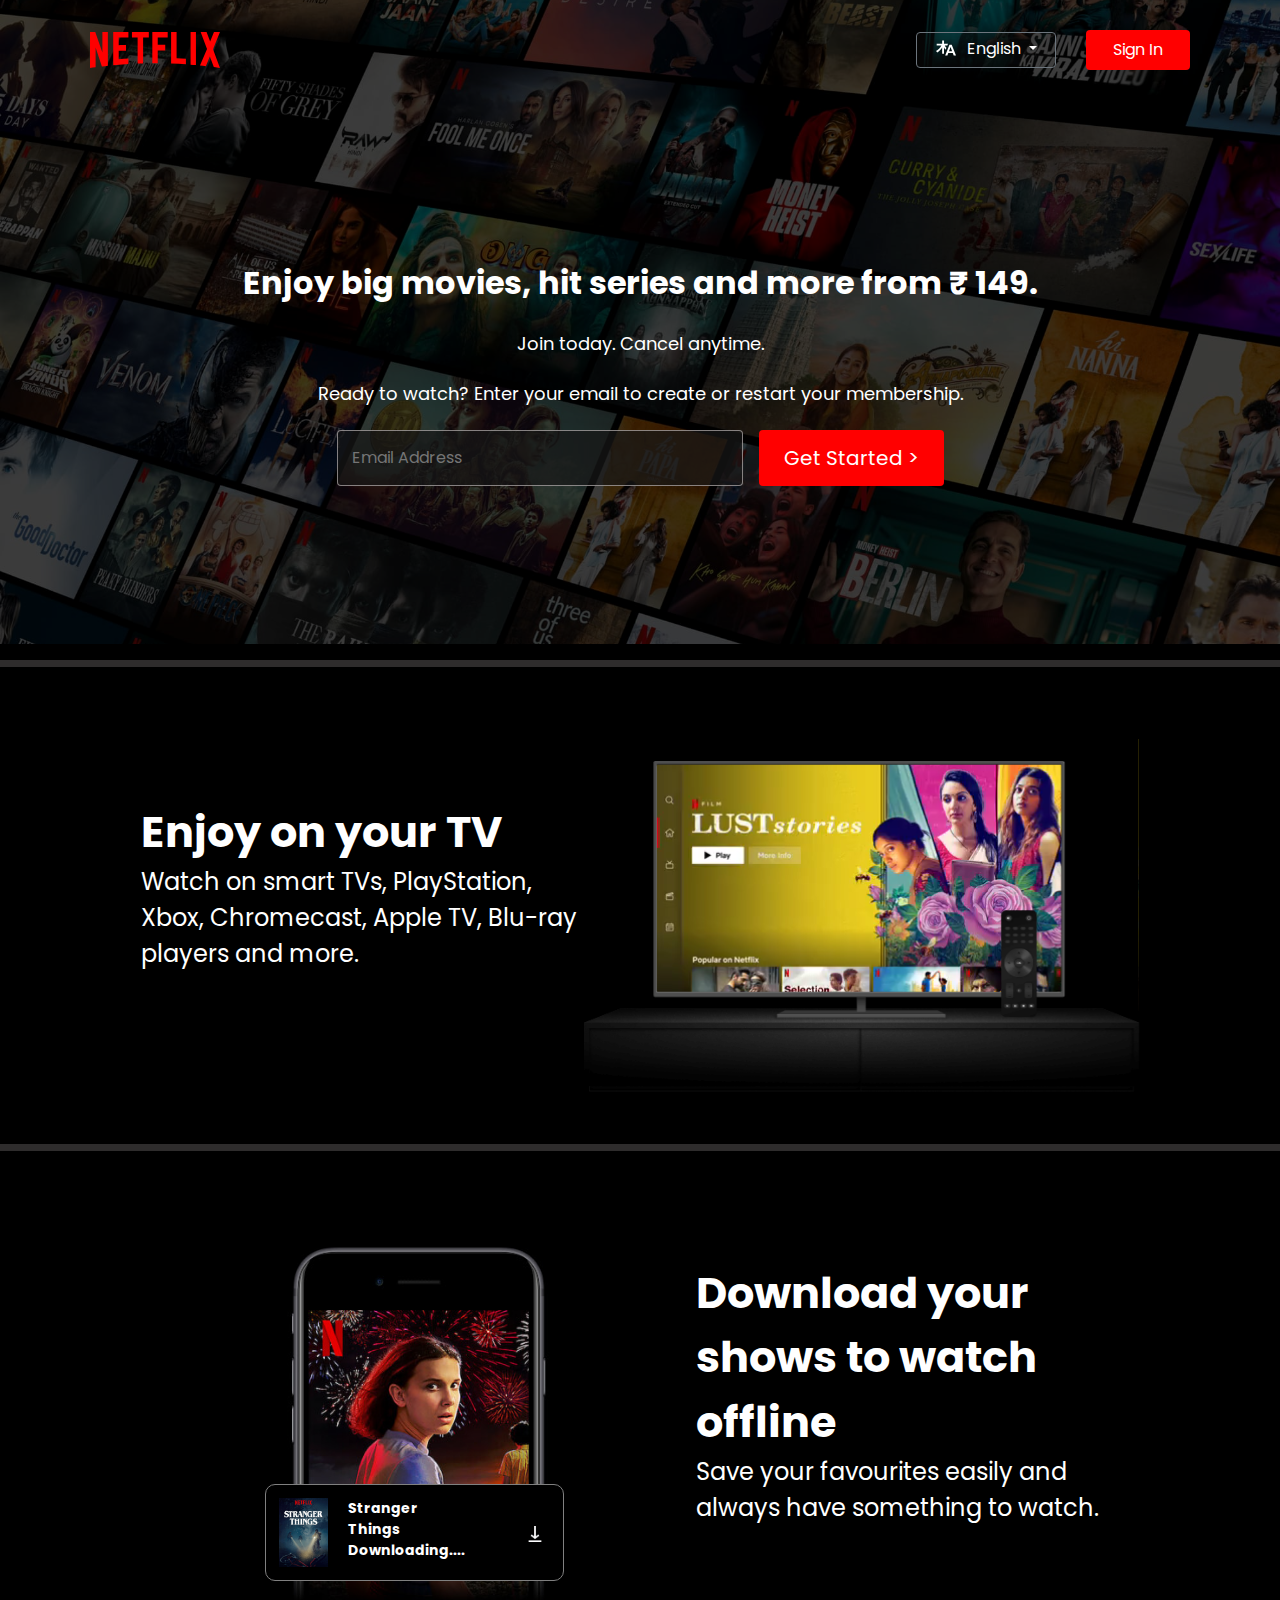
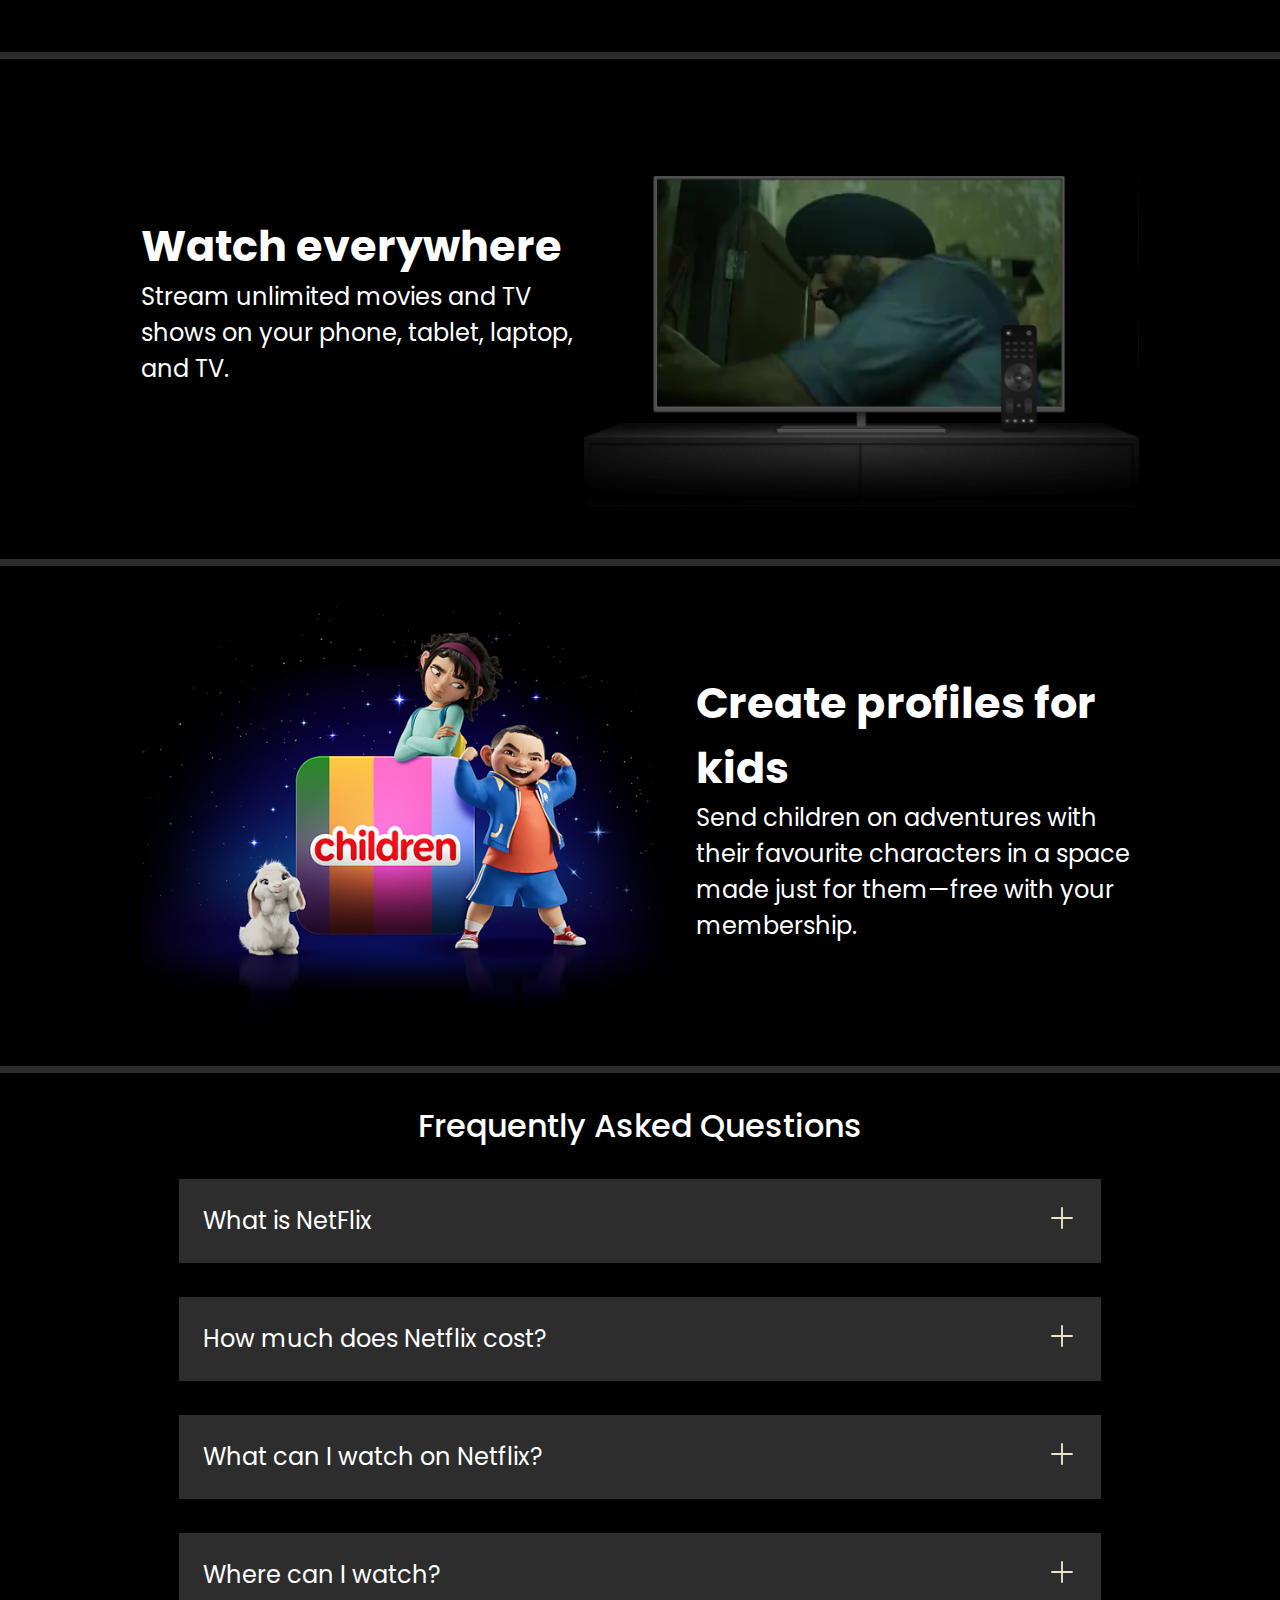
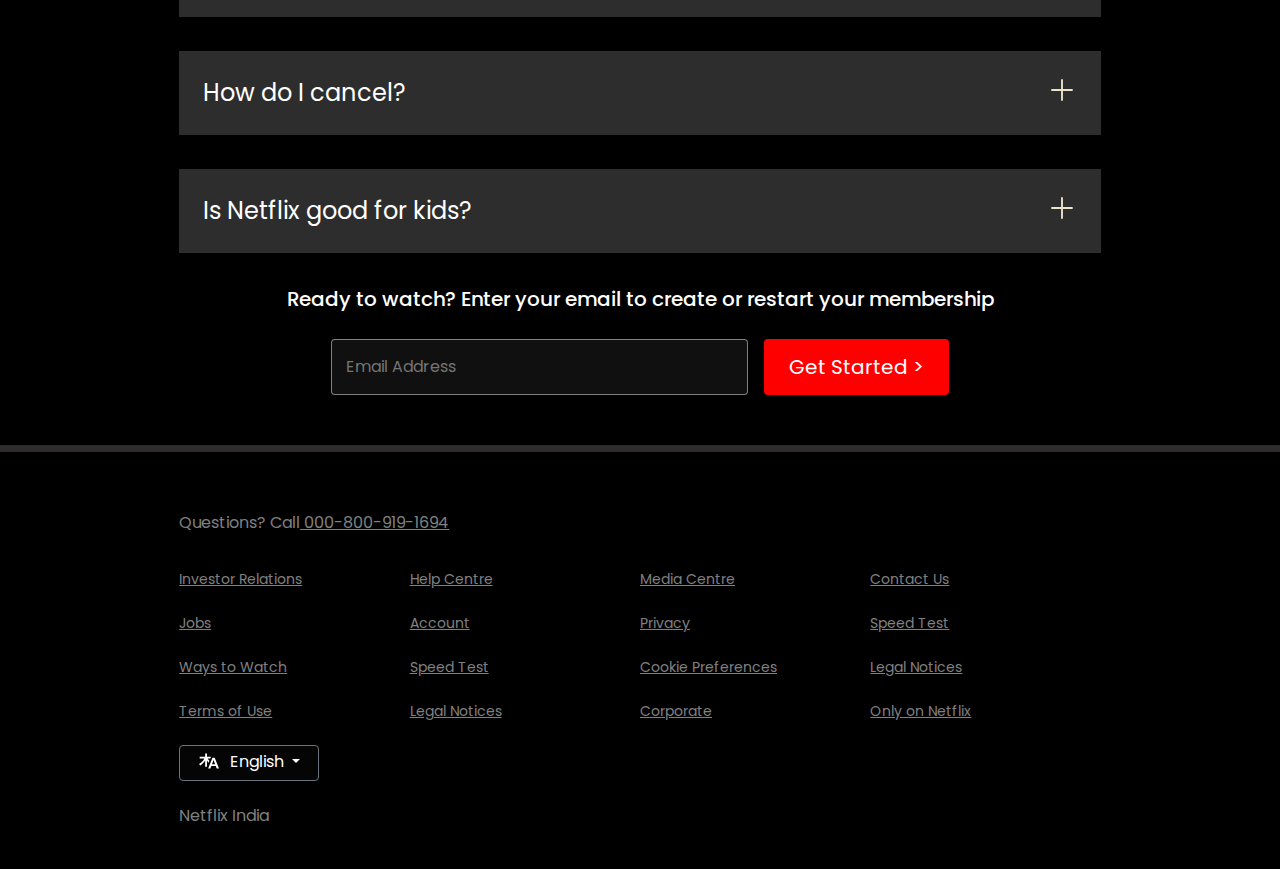
<file: index.html>
<!DOCTYPE html>
<html lang="en">

<head>
    <meta charset="UTF-8">
    <meta name="viewport" content="width=device-width, initial-scale=1.0">
    <title>Netflix India – Watch TV Shows Online, Watch Movies Online</title>
    <link href="https://cdn.jsdelivr.net/npm/bootstrap@5.0.2/dist/css/bootstrap.min.css" rel="stylesheet">
    <link rel="stylesheet" href="css/style.css">
    <link rel="stylesheet" href="css/responsive.css">
    <link rel="stylesheet" href="favicon.ico">
</head>

<body>

    <div class="main">
        <nav>
            <span><img width="53" src="images/logo.svg" alt=""></span>
            <div class="flex-btn">
                <div class="dropdown">
                    <button class="btn btn-secondary dropdown-toggle" type="button" id="dropdownMenuButton1"
                        data-bs-toggle="dropdown" aria-expanded="false">
                        <img src="images/language.svg" alt="">English
                    </button>
                    <ul class="dropdown-menu" aria-labelledby="dropdownMenuButton1">
                        <li><a class="dropdown-item selected" href="#">English</a></li>
                        <li><a class="dropdown-item" href="#">Hindi</a></li>
                    </ul>
                </div>
                <a href="signup.html">
                    <button class="btn btn-red-sm">Sign In</button>
                </a>
            </div>
        </nav>
        <div class="box">
        </div>
        <div class="hero">
            <span>Enjoy big movies, hit series and more from ₹ 149.</span>
            <span>Join today. Cancel anytime.</span>
            <span>Ready to watch? Enter your email to create or restart your membership.</span>
            <div class="hero-buttons">
                <input type="text" placeholder="Email Address">
                <button class="btn btn-red">Get Started &gt;</button>
            </div>
        </div>

        <div class="separation"></div>

    </div>

    <section class="first">
        <div>
            <span>Enjoy on your TV</span>
            <span>Watch on smart TVs, PlayStation, Xbox, Chromecast, Apple TV, Blu-ray players and more.</span>
        </div>

        <div class="secImg">
            <img src="images/tv.png" alt="">
            <video src="video/tv-video.m4v"
                autoplay loop muted></video>
        </div>
    </section>
    <div class="separation"></div>

    <section class="first second">

        <div class="secImg mobileBox ">
            <img src="images/mobile-img.jpg" alt="">
            <div class="mobsmall">
                <div class="topmobbox" style="display: flex; gap: 20px; padding: 13px;">
                    <img src="images/mobile-nner-img.jpg" alt="">
                    <p>Stranger <br> Things <br>Downloading....</p>
                    <img class="downloadbtn" src="images/download-icon.gif" alt="">
                </div>
            </div>
        </div>
        <div>
            <span>Download your shows to watch offline</span>
            <span>Save your favourites easily and always have something to watch.</span>
        </div>
    </section>

    <div class="separation"></div>
    <section class="first third">
        <div>
            <span>Watch everywhere</span>
            <span>Stream unlimited movies and TV shows on your phone, tablet, laptop, and TV.</span>
        </div>

        <div class="secImg">
            <img class="moniter" src="images/tv.png" alt="">
            <video src="video/monitors-video.m4v"
                autoplay loop muted></video>
        </div>
    </section>
    <div class="separation"></div>


    <section class="first second">

        <div class="secImg">
            <img src="images/children-img.png"
                alt="">

        </div>
        <div>
            <span>Create profiles for kids</span>
            <span>Send children on adventures with their favourite characters in a space made just for them—free with
                your membership.</span>
        </div>
    </section>

    <div class="separation"></div>

    <section class="faq">
        <h2>Frequently Asked Questions</h2>
        <div class="faqbox dropDown">
            <span>What is NetFlix</span>
            <svg width="30" height="30" viewBox="0 0 24 24" class="plusIcon" fill="white" xmlns="http://www.w3.org/2000/svg">
                <path d="M12 4V20" stroke="#141B34" stroke-width="1.5" stroke-linecap="round" stroke-linejoin="round" />
                <path d="M4 12H20" stroke="#141B34" stroke-width="1.5" stroke-linecap="round" stroke-linejoin="round" />
            </svg>
        </div>
        <div class="askedQ dropContent" id="">
            <p>Netflix is a streaming service that offers a wide variety of award-winning TV shows, movies, anime, documentaries and more – on thousands of internet-connected devices.</p>
            <p>You can watch as much as you want, whenever you want, without a single ad – all for one low monthly price. There's always something new to discover, and new TV shows and movies are added every week!</p>
        </div>
        <div class="faqbox dropDown2">
            <span>How much does Netflix cost?</span>
            <svg width="30" height="30" viewBox="0 0 24 24" class="plusIcon2" fill="white" xmlns="http://www.w3.org/2000/svg">
                <path d="M12 4V20" stroke="#141B34" stroke-width="1.5" stroke-linecap="round" stroke-linejoin="round" />
                <path d="M4 12H20" stroke="#141B34" stroke-width="1.5" stroke-linecap="round" stroke-linejoin="round" />
            </svg>
        </div>
        <div class="askedQ dropContent2">
            <p>Watch Netflix on your smartphone, tablet, Smart TV, laptop, or streaming device, all for one fixed monthly fee. Plans range from ₹149 to ₹649 a month. No extra costs, no contracts.</p>
        </div>
        <div class="faqbox dropDown3">
            <span>What can I watch on Netflix?</span>
            <svg width="30" height="30" viewBox="0 0 24 24" class="plusIcon3" fill="white" xmlns="http://www.w3.org/2000/svg">
                <path d="M12 4V20" stroke="#141B34" stroke-width="1.5" stroke-linecap="round" stroke-linejoin="round" />
                <path d="M4 12H20" stroke="#141B34" stroke-width="1.5" stroke-linecap="round" stroke-linejoin="round" />
            </svg>
        </div>
        <div class="askedQ dropContent3">
            <p>Netflix has an extensive library of feature films, documentaries, TV shows, anime, award-winning Netflix originals, and more. Watch as much as you want, anytime you want.</p>
            <p>You can watch as much as you want, whenever you want, without a single ad – all for one low monthly price. There's always something new to discover, and new TV shows and movies are added every week!</p>
        </div>
        <div class="faqbox dropDown4">
            <span>Where can I watch?</span>
            <svg width="30" height="30" viewBox="0 0 24 24" class="plusIcon4" fill="white" xmlns="http://www.w3.org/2000/svg">
                <path d="M12 4V20" stroke="#141B34" stroke-width="1.5" stroke-linecap="round" stroke-linejoin="round" />
                <path d="M4 12H20" stroke="#141B34" stroke-width="1.5" stroke-linecap="round" stroke-linejoin="round" />
            </svg>
        </div>
        <div class="askedQ dropContent4">
            <p>Watch anywhere, anytime. Sign in with your Netflix account to watch instantly on the web at netflix.com from your personal computer or on any internet-connected device that offers the Netflix app, including smart TVs, smartphones, tablets, streaming media players and game consoles.</p>
            <p>You can also download your favourite shows with the iOS, Android, or Windows 10 app. Use downloads to watch while you're on the go and without an internet connection. Take Netflix with you anywhere.</p>
        </div>
        <div class="faqbox dropDown5">
            <span>How do I cancel?</span>
            <svg width="30" height="30" viewBox="0 0 24 24" class="plusIcon5" fill="white" xmlns="http://www.w3.org/2000/svg">
                <path d="M12 4V20" stroke="#141B34" stroke-width="1.5" stroke-linecap="round" stroke-linejoin="round" />
                <path d="M4 12H20" stroke="#141B34" stroke-width="1.5" stroke-linecap="round" stroke-linejoin="round" />
            </svg>
        </div>
        <div class="askedQ dropContent5">
            <p>Netflix is flexible. There are no annoying contracts and no commitments. You can easily cancel your account online in two clicks. There are no cancellation fees – start or stop your account anytime.</p>
            <p>You can watch as much as you want, whenever you want, without a single ad – all for one low monthly price. There's always something new to discover, and new TV shows and movies are added every week!</p>
        </div>
        <div class="faqbox dropDown6">
            <span>Is Netflix good for kids?</span>
            <svg width="30" height="30" viewBox="0 0 24 24" class="plusIcon6" fill="white" xmlns="http://www.w3.org/2000/svg">
                <path d="M12 4V20" stroke="#141B34" stroke-width="1.5" stroke-linecap="round" stroke-linejoin="round" />
                <path d="M4 12H20" stroke="#141B34" stroke-width="1.5" stroke-linecap="round" stroke-linejoin="round" />
            </svg>
        </div>
        <div class="askedQ dropContent6">
            <p>The Netflix Kids experience is included in your membership to give parents control while kids enjoy family-friendly TV shows and films in their own space.</p>
            <p>Kids profiles come with PIN-protected parental controls that let you restrict the maturity rating of content kids can watch and block specific titles you don’t want kids to see.</p>
        </div>
        <div class="faqBtnftr">
            <h4>Ready to watch? Enter your email to create or restart your membership</h4>
            <div class="hero-buttons">
                <input type="text" placeholder="Email Address">
                <button class="btn btn-red">Get Started &gt;</button>
            </div>
        </div>
    </section>
    <div class="separation"></div>

    <footer>
        <div class="questions">
            Questions? Call<a href="tel:000-800-919-1694"> 000-800-919-1694</a>
        </div>
        <div class="footer">
            <div class="footer-item">
                <a href="faq">Investor Relations</a>
                <a href="faq">Jobs</a>
                <a href="faq">Ways to Watch</a>
                <a href="faq">Terms of Use</a>

                <div class="dropdown">
                    <button class="btn btn-secondary dropdown-toggle" type="button" id="dropdownMenuButton1"
                        data-bs-toggle="dropdown" aria-expanded="false">
                        <img src="images/language.svg" alt="">English
                    </button>
                    <ul class="dropdown-menu" aria-labelledby="dropdownMenuButton1">
                        <li><a class="dropdown-item selected" href="#">English</a></li>
                        <li><a class="dropdown-item" href="#">Hindi</a></li>
                    </ul>
                </div>
                <p>Netflix India</p>
            </div>

            <div class="footer-item">
                <a href="faq">Help Centre</a>
                <a href="faq">Account</a>
                <a href="faq">Speed Test</a>
                <a href="faq">Legal Notices</a>
            </div>
            <div class="footer-item">
                <a href="faq">Media Centre</a>
                <a href="faq">Privacy</a>
                <a href="faq">Cookie Preferences</a>
                <a href="faq">Corporate</a>
            </div>

            <div class="footer-item">
                <a href="faq">Contact Us</a>
                <a href="faq">Speed Test</a>
                <a href="faq">Legal Notices</a>
                <a href="faq">Only on Netflix</a>
            </div>
        </div>
    </footer>
    <script src="https://cdn.jsdelivr.net/npm/bootstrap@5.0.2/dist/js/bootstrap.bundle.min.js"></script>
    <script src="js/script.js"></script>
</body>

</html>
</file>
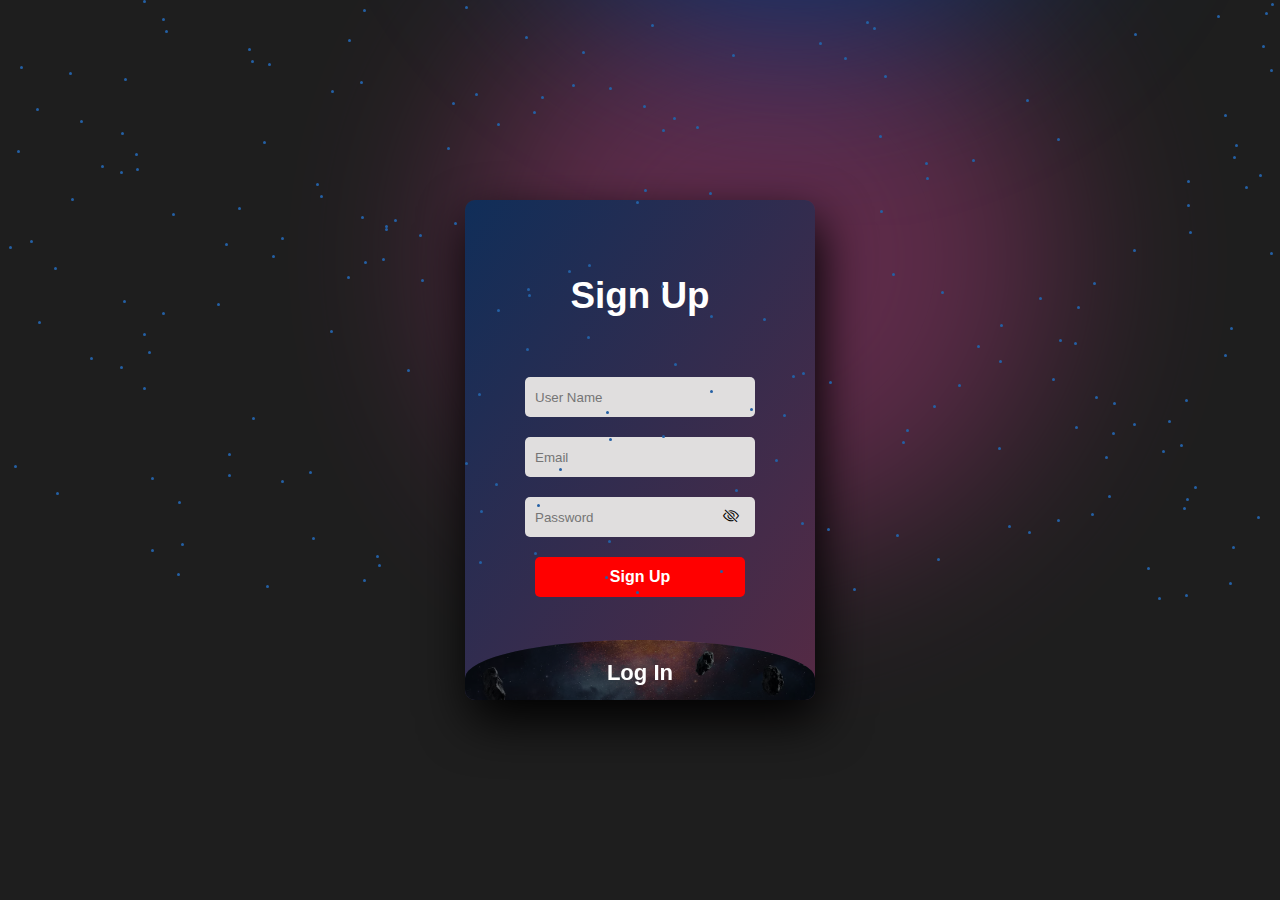
<file: signup.html>
<!DOCTYPE html>
<html lang="en">

<head>
    <meta charset="UTF-8">
    <meta name="viewport" content="width=device-width, initial-scale=1.0">
    <title>Netflix Signup/Login</title>
    <link rel="stylesheet" href="https://cdn.jsdelivr.net/npm/bootstrap-icons@1.11.3/font/bootstrap-icons.min.css">
    <link rel="stylesheet" href="css/signup.css">
    <link rel="stylesheet" href="favicon.ico">
    <style>
        
        
    </style>
</head>

<body>
    <div class="backgroundimg">
        <img src="images/hero-glow.svg" alt="Glowing universe" class="js-warp-hide position-absolute overflow-hidden events-none" style="">
    </div>
    <div class="dot-background">
        <!-- Dots will be dynamically created using JavaScript -->
    </div>

    <div class="main">
        <input type="checkbox" id="chk" aria-hidden="true">
        <div class="signup">
            <form action="#" class="signupForm" method="post">
                <label for="chk" aria-hidden="true">Sign Up</label>
                <span id="message"></span>
                <input type="text" id="name" name="name" placeholder="User Name" required="">
                <input type="email" id="signupEmail" name="email" placeholder="Email" required="">
                <div class="password-container">
                    <input type="password" id="password" placeholder="Password" required="">
                    <span id="message"></span>
                    <i id="closedeye" class="bi bi-eye-slash toggle-password"></i>
                </div>
                <button id="signup" type="submit">Sign Up</button>
            </form>
        </div>
        <div class="loginn">
            <form action="#">
                <label for="chk" aria-hidden="true">Log In</label>
                <input type="email" id="email" name="email" placeholder="Email" required="">
                <span id="loginMessage"></span>
                <div class="password-container">
                    <input type="password" id="password2" placeholder="Password" required="">
                    <span id="passwordMsg"></span>
                    <i id="closedEye2" class="bi bi-eye-slash toggle-password"></i>
                </div>
                <button id="logIn" type="submit">Log In</button>
                <div class="socailicon">
                    <ul>
                        <li><a href="#"><i class="bi bi-facebook"></i></a></li>
                        <li><a href="https://www.linkedin.com/in/sohail-raja-1620ba1a6/" target="_blank"><i class="bi bi-linkedin"></i></a></li>
                        <li><a href="#"><i class="bi bi-google"></i></a></li>                        
                    </ul>
                </div>
            </form>
        </div>
    </div>

    <script src="js/signup.js"></script>
    <script>
        document.addEventListener('DOMContentLoaded', function () {
            const dotContainer = document.querySelector('.dot-background');

            // Function to create a dot element
            function createDot() {
                const dot = document.createElement('div');
                dot.classList.add('dot');
                dotContainer.appendChild(dot);

                // Set a random position for the dot to appear initially
                const randomLeft = Math.random() * 100;
                dot.style.left = `${randomLeft}%`;

                // Set a random delay for the dot to start rising
                const randomDelay = Math.random() * 3;
                dot.style.animationDelay = `-${randomDelay}s`;
            }

            for (let i = 0; i < 200; i++) {
                createDot();
            }
        });
    </script>
</body>

</html>
</file>
<file: css/style.css>
@import url('https://fonts.googleapis.com/css2?family=Martel+Sans:wght@600&family=Poppins:wght@300;400;700&display=swap');

* {
    padding: 0;
    margin: 0;
    font-family: 'Poppins', sans-serif;
}


body {
    background-color: black;
}

.main {
    background-image: url("../images/bannerImage.jpg");
    background-position: center center;
    background-size: max(1200px, 100vw);
    background-repeat: no-repeat;
    height: 644px;
    position: relative;
}

.main .box {
    height: 644px;
    width: 100%;
    opacity: 0.69;
    position: absolute;
    top: 0;
    background-color: black;
}

nav {
    max-width: 60vw;
    justify-content: space-between;
    margin: auto;
    display: flex;
    align-items: center;
    height: 100px;
}

nav img {
    color: red;
    width: 130px;
    position: relative;
    z-index: 10;
}

nav button {
    position: relative;
    z-index: 10;
}

.hero {
    font-family: 'Martel Sans', sans-serif;
    height: calc(100% - 100px);
    display: flex;
    align-items: center;
    justify-content: center;
    flex-direction: column;
    color: white;
    position: relative;
    gap: 23px;
    padding: 0 30px;
}

.hero> :nth-child(1) {
    font-family: 'Poppins', sans-serif;
    font-weight: bolder;
    font-size: 48px;
    text-align: center;
}

.hero> :nth-child(2) {
    font-weight: 400;
    font-size: 24px;
    text-align: center;
}

.hero> :nth-child(3) {
    font-weight: 400;
    font-size: 20px;
    text-align: center;
}

.separation {
    height: 7px;
    background-color: rgb(46, 44, 44);
    position: relative;
    z-index: 20;
}

.flex-btn {
    display: flex;
    gap: 30px;
    align-items: center;
}

.btn {
    padding: 7px 26px;
    font-weight: 400;
    color: white;
    background-color: rgba(248, 243, 243, 0.021);
    border-radius: 4px;
    /* border: 1px solid white; */
    cursor: pointer;
}

.btn-red {
    background-color: red;
    color: white;
    padding: 3px 24px;
    font-size: 20px;
    border-radius: 4px;
    font-weight: 400;
}

.btn-red-sm {
    background-color: red;
    color: white;
    text-wrap: nowrap;
}

.hero-buttons {
    display: flex;
    /* align-items: center; */
    justify-content: center;
    gap: 16px;
}

.main input {
    padding: 15px 74px 15px 14px;
    color: white;
    font-size: 16px;
    border-radius: 4px;
    background-color: rgba(23, 23, 23, 0.7);
    border: 1px solid rgba(246, 238, 238, 0.5);
}

.first {
    display: flex;
    justify-content: center;
    max-width: 78vw;
    margin: auto;
    color: white;
    justify-content: center;
    align-items: center;
}



.secImg {
    position: relative;
}

.secImg img {
    width: 555px;
    position: relative;
    z-index: 10;
}

.secImg video {
    position: absolute;
    top: 95px;
    right: 0;
    width: 555px;
}

section.first>div {
    display: flex;
    flex-direction: column;
    padding: 34px 0;
}

section.first>div :nth-child(1) {
    font-size: 43px;
    font-weight: bolder;
}


section.first>div :nth-child(2) {
    font-size: 24px;

}


.faq h2 {
    text-align: center;
    font-size: 48px;
}

.faq {
    background: black;
    color: white;
    padding: 34px;
}

.faqbox:hover {
    background-color: #414141;
    color: white;
}

.faqbox svg {
    filter: invert(1);
}

.faqbox {
    transition: all 1s ease-out;
    font-size: 24px;
    display: flex;
    justify-content: space-between;
    background-color: #2d2d2d;
    padding: 24px;
    max-width: 72vw;
    margin-top: 34px;
    margin-right: auto;
    margin-bottom: 34px;
    margin-left: auto;
    cursor: pointer;
}

footer {
    color: white;
    max-width: 70vw;
    margin: auto;
    padding: 60px;
}

footer .questions {
    padding: 34px 0;
    color: gray;
}

footer .questions a{
    color: gray;
}
.footer {
    display: grid;
    grid-template-columns: 1fr 1fr 1fr 1fr;
    color: white;
}

.mobsmall img{
    width: 18%;
}

.mobsmall {
    border: 1px solid gray;
    display: block;
    width: 52%;
    border-radius: 10px;
}
.mobsmall .topmobbox p{
    font-size: 14px !important;
    margin-bottom: 0;
}
.mobsmall .topmobbox .downloadbtn {
    height: 40px;
    width: 40px;
    margin-top: 16px;
    margin-left: 30px;
}
.mobileBox{
    position: relative;
}

.mobsmall {
    position: absolute;
    bottom: 55px;
    left: 133px;
    z-index: 11;
    background-color: black;
}

.askedQ{
    max-width: 72vw;
    margin-top: -33px;
    margin-right: auto;
    margin-bottom: 10px;
    margin-left: auto;
    background-color: #2d2d2d;
    display: none;
}

.crossicon{
    display: none;
}
.askedQ p {
    padding: 15px;
    margin-bottom: 0;

}
@media screen and (max-width: 1300px) {

    nav {
        max-width: 77vw;
    }
    .secImg video {
        width: 483px;
    }

    .hero> :nth-child(1) {
        font-size: 56px;
    }

    .hero> :nth-child(2) {
        font-size: 18px;
    }

    .hero> :nth-child(3) {
        font-size: 18px;
    }

    .hero-buttons {
        display: flex;
        /* flex-direction: column; */
        /* align-items: center; */
        justify-content: center;
        flex-wrap: wrap;
        gap: 16px;
    }

    .faq h2 {
        text-align: center;
        font-size: 32px;
    }

    footer {
        max-width: 72vw;
        padding: 25px 0;
    }
}
@media screen and (max-width: 1024px){
    .first {
        flex-wrap: wrap;
    }
}

@media screen and (max-width: 768px) {
    .footer {
        display: flex;
        gap: 25px;
        justify-content: space-between;
        flex-wrap: wrap;
    }
    
}

@media (max-width: 641px) {
    .hero-buttons {
        display: flex;
        flex-direction: column;
        align-items: center;
        justify-content: center;
        gap: 16px;
    }
    .footer{
        display: flex;
        flex-wrap: wrap;
    }
    
}

@media (max-width:480px) {
    nav {
        max-width: 60vw;
        justify-content: space-between;
        margin: auto;
        display: flex;
        align-items: center;
        height: 100px;
        flex-wrap: wrap;
        justify-content: center;
        padding-top: 20px;
        gap: 20px;
    }
    .hero> :nth-child(1) {
        font-size: 30px;
    }
    section.first>div :nth-child(1) {
        font-size: 32px;
        font-weight: bolder;
    }
    .faq h2{
        font-size: 29px;
    }
    .faqbox span{
        font-size: 18px;
    }
}

@media (max-width:320px) {
    .secImg video {
        width: 310px;
    }
    .secImg img {
        width: 350px;
    }
}

.footer a {
    font-size: 14px;
    color: gray;
}

.footer-item {
    display: flex;
    flex-direction: column;
    gap: 23px;
}

.faqBtnftr h4 {
    text-align: center;
    padding-bottom: 20px;
    font-size: 1.25rem;
}

.faqBtnftr .hero-buttons input {
    padding: 15px 230px 15px 14px;
    color: white;
    font-size: 16px;
    border-radius: 4px;
    background-color: rgba(23, 23, 23, 0.7);
    border: 1px solid rgba(246, 238, 238, 0.5);
}

.dropdown button img {
    width: 22px;
    padding: 0px 1px 5px;
    margin-right: 10px;
}

.dropdown button {
    padding: 4px 18px 4px 18px;
    font-weight: 400;
    color: white;
    background-color: rgba(248, 243, 243, 0.021);
    border-radius: 4px;
    /* border: 1px solid white; */
    cursor: pointer
}
.dropdown-menu{
    min-width: 9rem;
}

.dropdown button:hover{
    color: white;
    background-color: rgba(248, 243, 243, 0.021);
}
.dropdown-item{
    background-color: rgba(248, 243, 243, 0.021);
}


/* -------------Log in form------------- */
.loginmain{
    background-image: url("assets/images/loginbanner.jpg");
    background-position: center center;
    background-size: max(1200px, 100vw);
    background-repeat: repeat;
    height: 940px;
    position: relative;
}
.loginmain .loginbox{
    height: 940px;
    width: 100%;
    opacity: 0.69;
    position: absolute;
    top: 0;
    background-color: black;
}
.footer-item p{
    color: gray;
}

.btn:hover{
    color: #fff;
}

.logInCard {
    width: 42vw;
    margin: 0 auto;
    background-color: #00000080;
    border-radius: 6px;
}
.cardhdng{
    color: white;
    z-index: 10;
    position: relative;
    padding: 45px;
}
.cardhdng {
    color: white;
    z-index: 10;
    position: relative;
    padding: 45px 80px;
}
.loginForm{
    position: relative;
    padding: 0 80px;
}
.loginForm input{
    background-color: #333333;
    padding: 15px;
    margin-bottom: 25px;
}
.form-control:focus {
     /* color: #212529; */
    background-color: #333333;
    border-color: gray;
    outline: 0;
    box-shadow: none;
    transition: .2s ease-in;
}
.form-control:focus::placeholder{
    transform: translate(0 -50px);
    font-size: 12px;
}
.loginForm .pass{
    position: relative;
}
.loginForm .pass .eyeIcon {
    position: absolute;
    top: 12px;
    right: 25px;
}

.loginForm .pass .eyeIcon i{
    font-size: 20px;
    color: gray;
}
.loginForm .signButton{
    text-align: center;
}
.loginForm .signButton Button{
    padding: 10px 160px;
}
.loginForm .checkbtn .form-check-input{
    padding: 8px;
}
.loginForm .helpbox{
    display: flex;
    justify-content: space-between;
    margin-top: 20px;
}
.loginForm .helpbox .helpbtn a{
    color: gray;
    font-size: 14px;
    text-decoration: none;
}
.loginForm .helpbox .checkbtn label {
    color: gray;
    font-size: 14px;
    font-weight: normal;
}
.loginForm .signupbox{
    display: flex;
    gap: 5px;
}

.loginForm .signupbox p{
    color: gray;
}
.loginForm .signupbox a{
    text-decoration: none;
    color: #fff;
    font-size: 17px;
}
.logInCard .parabox{
    padding: 20px 80px;
    color: gray;
    z-index: 10;
    position: relative;
}

.logingftr{
    background-color: #00000080;
    margin-top: 3rem;
}
.logingftr .ftrhdng{
    color: gray;
    z-index: 10;
    position: relative;
    padding: 20px;
}
.logingftr .ftrhdng a{
    color: gray;
    text-decoration: none;
}
.logingftr .ftrcntnt{
    z-index: 10;
    position: relative;
}
.logingftr .ftrcntnt ul li{
    padding-bottom: 1rem;
    list-style: none;
}
.logingftr .ftrcntnt ul{
    padding-left: 20px;
}
.logingftr .ftrcntnt ul li a{
    font-size: 14px;
    color: gray;
    text-decoration: none;
    transition: .3s ease-in;
}
.logingftr .ftrcntnt ul li a:hover{
    text-decoration: underline;
}
.logingftr .dropdown{
    padding-left: 20px;
}
</file>
<file: css/responsive.css>
@media (max-width: 1024px) {
  .loginForm .signButton Button {
    padding: 10px 180px;
  }
  .logingftr .dropdown {
    padding-bottom: 15px;
  }
  .logInCard {
    width: 57vw;
    margin: 0 auto;
    background-color: #00000080;
    border-radius: 6px;
  }
  .logingftr .ftrcntnt ul li a {
    text-wrap: nowrap;
  }
}
@media (max-width: 912px) {
  .loginForm .signButton Button {
    padding: 10px 152px;
  }
  .logingftr {
    background-color: #00000080;
    margin-top: 3rem;
    height: 100%;
  }
}

@media (max-width: 600px) {
  .loginmain {
    height: 1158px;
  }
  .loginmain .loginbox {
    height: 1158px;
  }
  .cardhdng {
    color: white;
    z-index: 10;
    position: relative;
    padding: 45px 30px;
  }
  .loginForm {
    padding: 0 30px;
  }
  .logInCard .parabox {
    padding: 20px 30px;
  }
  .loginForm .signButton Button {
    padding: 10px 110px;
  }
}

@media (max-width: 500px) {
  .mobsmall {
    left: 80px !important;
    width: 65% !important;
  }
  nav {
    max-width: 60vw;
    justify-content: center;
    margin: auto;
    display: flex;
    align-items: center;
    height: 100px;
    flex-wrap: wrap;
    text-align: center;
  }
  .hero > :nth-child(1) {
    font-size: 38px;
  }
  .secImg video {
    width: 420px;
  }
  .secImg img {
    width: 450px;
    position: relative;
    z-index: 10;
  }
  .mobsmall .topmobbox img {
    height: 71px;
  }
}

@media (min-width: 375px) {
  .hero > :nth-child(1) {
    font-size: 32px;
  }
  .separation{
    margin-top: 16px;
  }
}


@media (max-width: 480px) {
  .logInCard {
    width: 70vw;
  }
  nav {
    max-width: 60vw;
    justify-content: space-between;
    margin: auto;
    display: flex;
    align-items: center;
    height: 78px;
    flex-wrap: wrap;
    justify-content: center;
    padding-top: 5px;
    gap: 20px;
  }
  .parabox p {
    font-size: 14px;
  }
  .secImg img {
    /* width: 466px; */
    width: 100%;
    height: 320px;
    object-fit: cover;
  }
  .secImg video {
    position: absolute;
    top: 90px;
    right: 0;
    width: 555px;
    width: 100%;
    width: 100% !important;
    height: 198px;
  }
  .mobsmall {
    position: absolute;
    bottom: 55px;
    left: 42px;
    z-index: 11;
    background-color: black;
    width: 77%;
  }
  .mobsmall .topmobbox img {
    width: 100%;
    height: 65px;
  }
  .faqBtnftr .hero-buttons input {
    padding: 15px 141px 15px 14px;
  }
  /* .secImg img{
        width: 480px;
    } */
}

@media (max-width: 320px) {
  .logInCard {
    /* width: 70vw; */
    width: 100%;
  }
  .loginForm .signButton Button {
    padding: 10px 90px;
  }
  .mobsmall {
    display: none;
  }
  .faqBtnftr .hero-buttons input {
    padding: 15px 40px 15px 14px;
  }
  .hero > :nth-child(1) {
    font-size: 20px;
  }
  .hero > :nth-child(2) {
    font-size: 15px;
  }
  .hero > :nth-child(3) {
    font-size: 14px;
  }
  section.first > div :nth-child(1) {
    font-size: 28px;
    font-weight: bolder;
  }
  section.first > div :nth-child(2) {
    font-size: 17px;
  }
  section.first > div :nth-child(1) {
    font-size: 25px;
    font-weight: bolder;
  }
  .faqbox {
    padding: 10px;
  }
  .faqbox span {
    font-size: 14px;
  }
  .faqBtnftr h4 {
    text-align: center;
    padding-bottom: 20px;
    font-size: 16px;
  }
}

@media (max-width: 280px) {
  .loginForm .signButton Button {
    padding: 10px 82px;
  }
  .loginForm {
    padding: 0 18px;
  }
  .loginForm .signupbox p {
    color: gray;
    font-size: 14px;
  }
  .loginForm .signupbox a {
    text-decoration: none;
    color: #fff;
    font-size: 14px;
  }
  .loginForm {
    padding: 0 18px;
  }
  .faqBtnftr .hero-buttons input {
    padding: 15px 16px 15px 14px;
  }
  .flex-btn {
    display: flex;
    gap: 10px;
    align-items: center;
  }
  .main input {
    padding: 15px 30px 15px 14px;
  }
  .askedQ p {
    font-size: 12px;
  }
  .faq h2 {
    font-size: 22px;
  }
  nav {
    padding-top: 25px;
  }
  .separation {
    margin-top: 20px;
  }
}
@media (min-width: 375px) {
  .faqBtnftr .hero-buttons input {
    padding: 15px 100px 15px 14px;
  }
  .mobsmall {
    left: 5px;
    width: 97%;
  }
}

@media (min-width: 360px) {
  .faqBtnftr .hero-buttons input {
    padding: 15px 85px 15px 14px;
  }
  .mobsmall {
    left: 7px;
    width: 102%;
  }
}

@media (min-width: 768px) {
  .mobsmall {
    left: 100px;
    width: 62%;
  }
}

@media (min-width: 540px) {
  .mobsmall {
    left: 124px;
    width: 54%;
  }
  nav {
    max-width: 86vw;
  }
}
</file>
<file: css/signup.css>
:root {
  --orangecolor: #e25c24;
  --lightgreen: #89aa3e;
  --lightblue: #3796c3;
  --blackcolor: #302e2f;
  --lato-font: "Lato", sans-serif;
}
body {
  font-family: 'Arial', sans-serif;
  margin: 0;
  padding: 0;
  display: flex;
  align-items: center;
  justify-content: center;
  height: 100vh;
  overflow: hidden;
  background: #1e1e1e; /* Dark background color */
}
.js-warp-hide{
  top: 0; left: 0; width: 200%; transform: translate(-50%, -50%); z-index: -1; position:
absolute; background-position: center;
}
body {
  /* background: url(/images/universe\ star.jpg); */
  background-position: center;
  background-repeat: repeat;
  /* height: 500px; */
}
.main {
  width: 350px;
  height: 500px;
  overflow: hidden;
  /* background: url(../images/universe\ star.jpg) no-repeat center / cover; */
  border-radius: 10px;
  box-shadow: 5px 20px 50px #000;
  margin: 20px auto;
  background: linear-gradient(to bottom right, #102e59, #562a44);
}
#chk {
  display: none;
}
.signup {
  position: relative;
  width: 100%;
  height: 100%;
}
label {
  color: #fff;
  font-size: 2.3em;
  display: flex;
  justify-content: center;
  margin: 60px;
  font-weight: bold;
  cursor: pointer;
  transition: 0.5s ease-in-out;
  padding-top: 15px;
}
input {
  width: 60%;
  height: 20px;
  background: #e0dede;
  justify-content: center;
  display: flex;
  margin: 20px auto;
  padding: 10px;
  border: none;
  outline: none;
  border-radius: 5px;
}
button {
  width: 60%;
  height: 40px;
  margin: 10px auto;
  justify-content: center;
  display: block;
  color: #fff;
  background-color: red;
  font-size: 1em;
  font-weight: bold;
  margin-top: 20px;
  outline: none;
  border: none;
  border-radius: 5px;
  cursor: pointer;
  transition: 0.2s ease-in-out;
}

.loginn {
  height: 460px;
  background-image: url("../images/universe.jpg");
  background-position: center;
  background-size: contain;
  border-radius: 60% / 10%;
  transform: translateY(-180px);
  transition: 0.8s ease-in-out;
  position: relative;
}
.loginn::after {
  position: absolute;
  content: "";
  top: 0;
  left: 0;
  background-color: rgba(0, 0, 0, 0.56);
  z-index: -1;
  height: 100%;
  width: 100%;
  border-radius: 60% / 10%;
}
.loginn label {
  color: #fff;
  transform: scale(0.6);
}
#chk:checked ~ .loginn {
  transform: translateY(-500px);
}
#chk:checked ~ .loginn label {
  transform: scale(1);
}

#chk:checked ~ .signup label {
  transform: scale(0.6);
}

.loginn .socailicon ul {
  display: flex;
  justify-content: center;
  align-items: center;
  list-style: none;
  gap: 20px;
  margin-top: 25px;
}
.loginn .socailicon ul li a i.bi-facebook {
  color: #316ff6;
  font-size: 25px;
}
.loginn .socailicon ul li a i.bi-linkedin {
  color: #0077b5;
  font-size: 25px;
}
.loginn .socailicon ul li a i.bi-google {
  color: #db4a39;
  font-size: 25px;
}

.password-container {
  position: relative;
}
.toggle-password {
  position: absolute;
  top: 50%;
  right: 4.75rem;
  transform: translateY(-50%);
  cursor: pointer;
}
.signupForm span#signupMessage {
  color: red;
}
#message {
  color: red;
  display: block;
  padding: 0 0 0 50px;
}
#loginMessage {
  display: block;
  text-align: center;
  color: red;
  font-size: 12px;
}

.shake {
  animation: shake 0.5s ease-in-out;
}

@keyframes shake {
  0%,
  100% {
    transform: translateX(0);
  }
  25%,
  75% {
    transform: translateX(-5px);
  }
  50% {
    transform: translateX(5px);
  }
}

.dot-background {
  position: absolute;
  bottom: 0;
  left: 0;
  width: 100%;
  height: 100%;
  pointer-events: none;
  overflow: hidden;
  z-index: 1;
}

.dot {
  position: relative;
  border-radius: 50%;
  background: #2460a4; /* Light gray dot color */
  animation: zoom 5s linear infinite;
  transform-origin: bottom;
  height: 3px;
  width: 3px;
  border-radius: 50%;
  z-index: 2;
}

@keyframes zoom {
  0% {
    opacity: 0;
    transform: scale(0.5);
    transform: rotate(5deg);
    animation-timing-function: ease-in;
  }

  85% {
    opacity: 1;
  }

  100% {
    opacity: 0.2;
    transform: scale(2.2);
  }
}

@media only screen and (max-width: 600px) {
  .main {
    padding: 10px;
  }

  .signupForm {
    max-width: 100%;
  }
  .backgroundimg img {
    width: 100%; /* Fix width to 100% for mobile */
    height: 200px; /* Set a fixed height for mobile */
}

  /* Add additional mobile-specific styles as needed */
}
</file>
